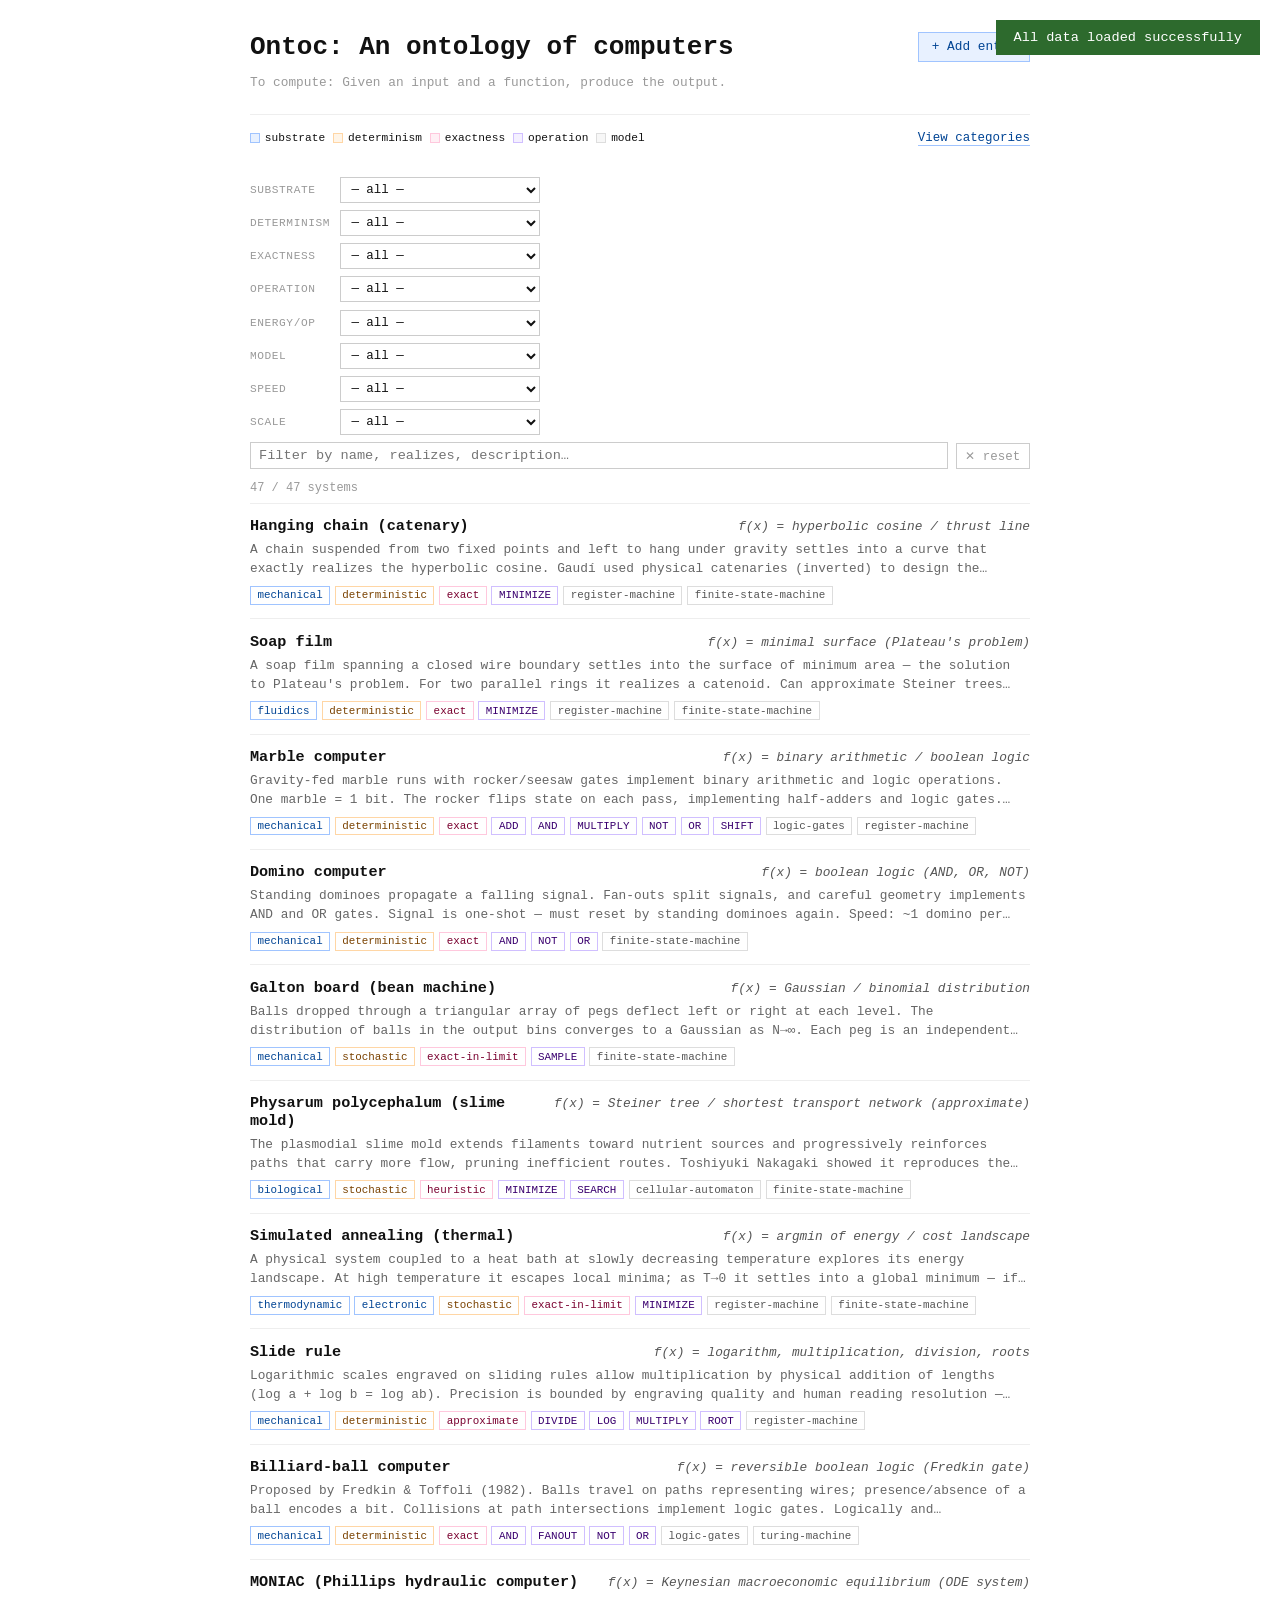
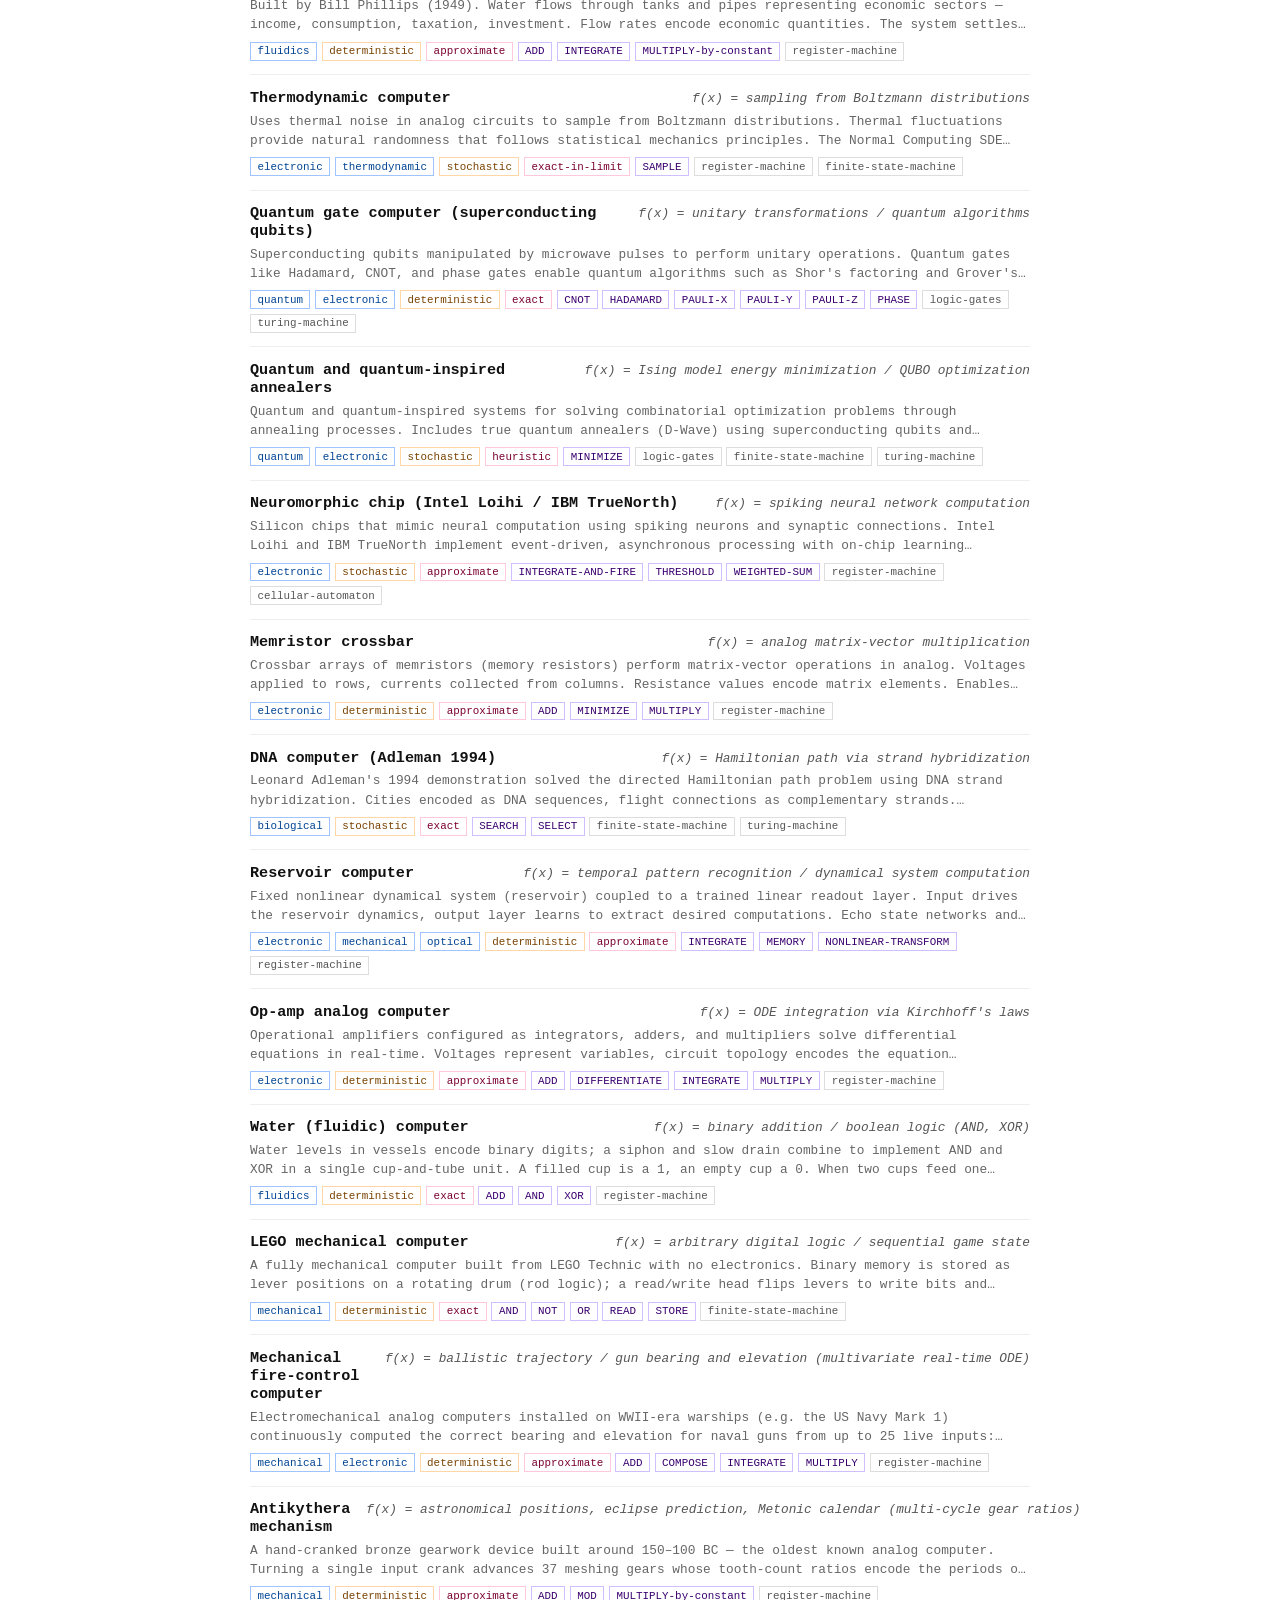
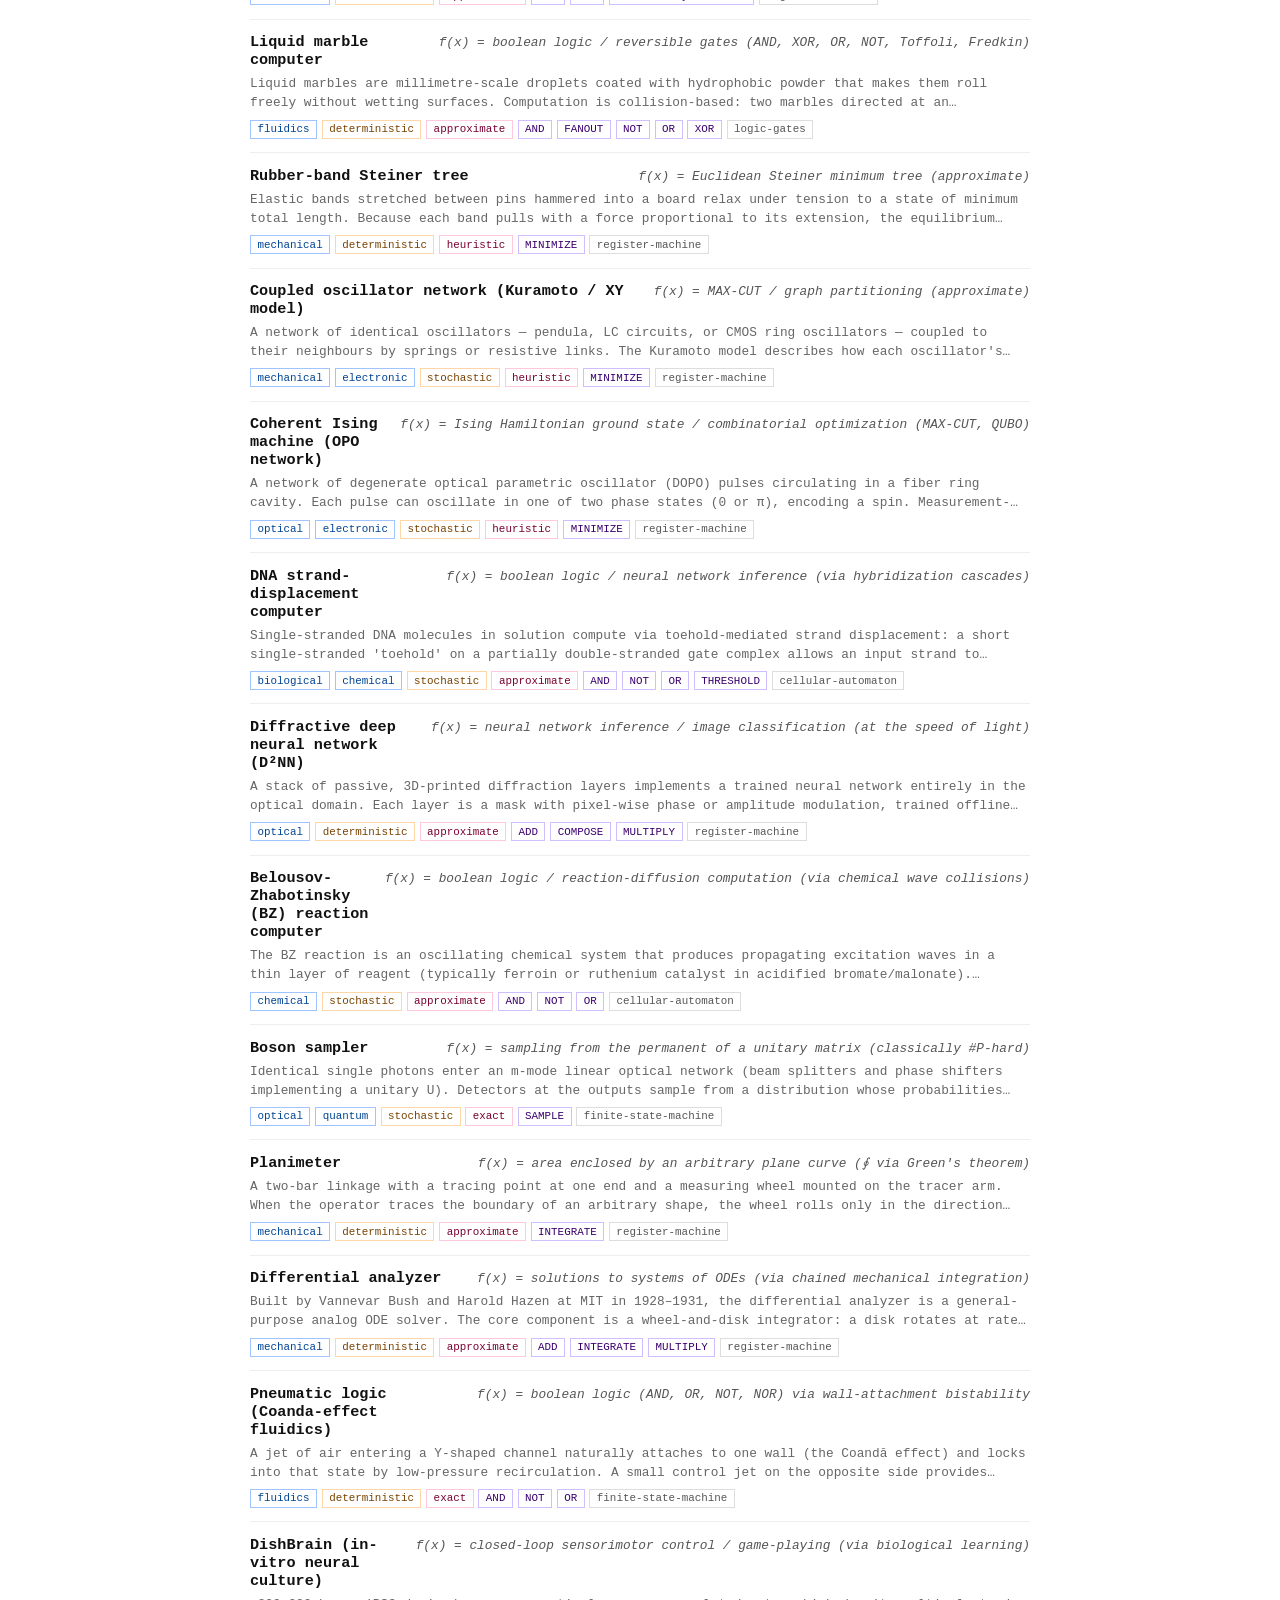
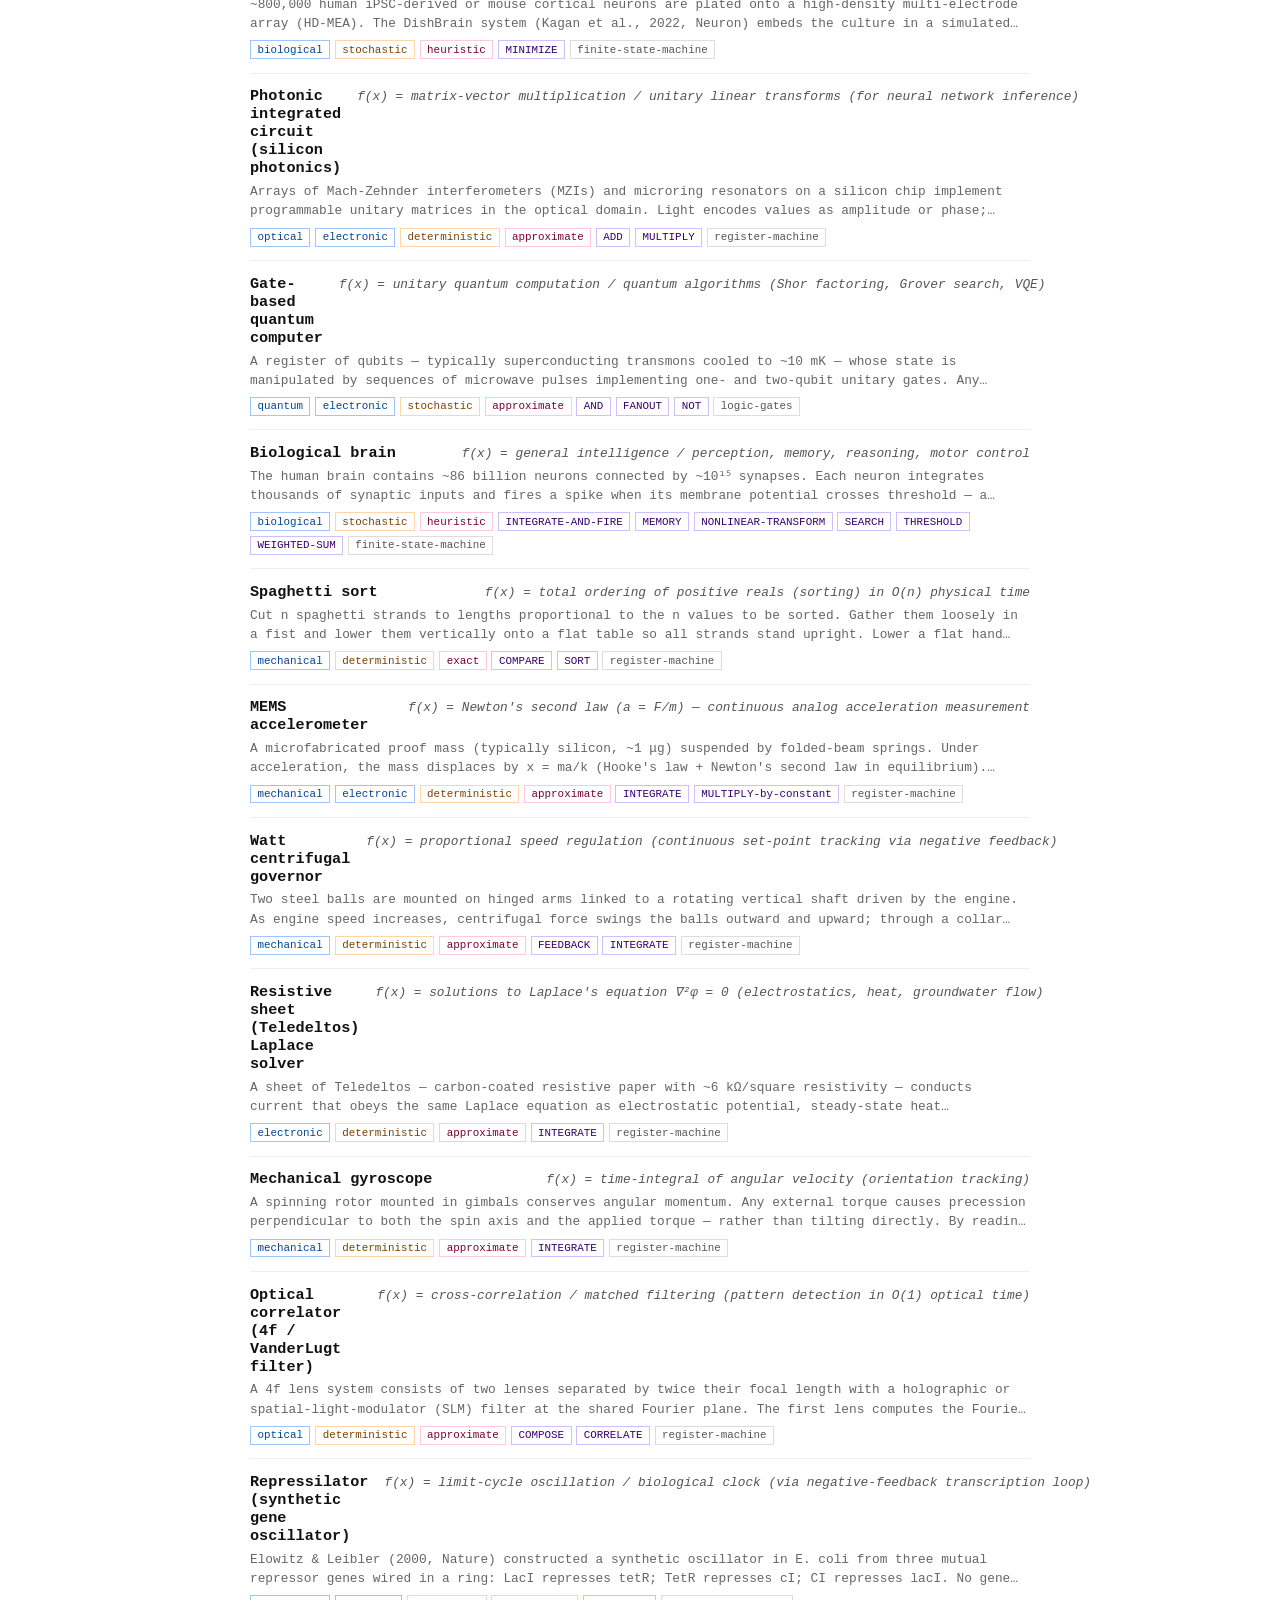
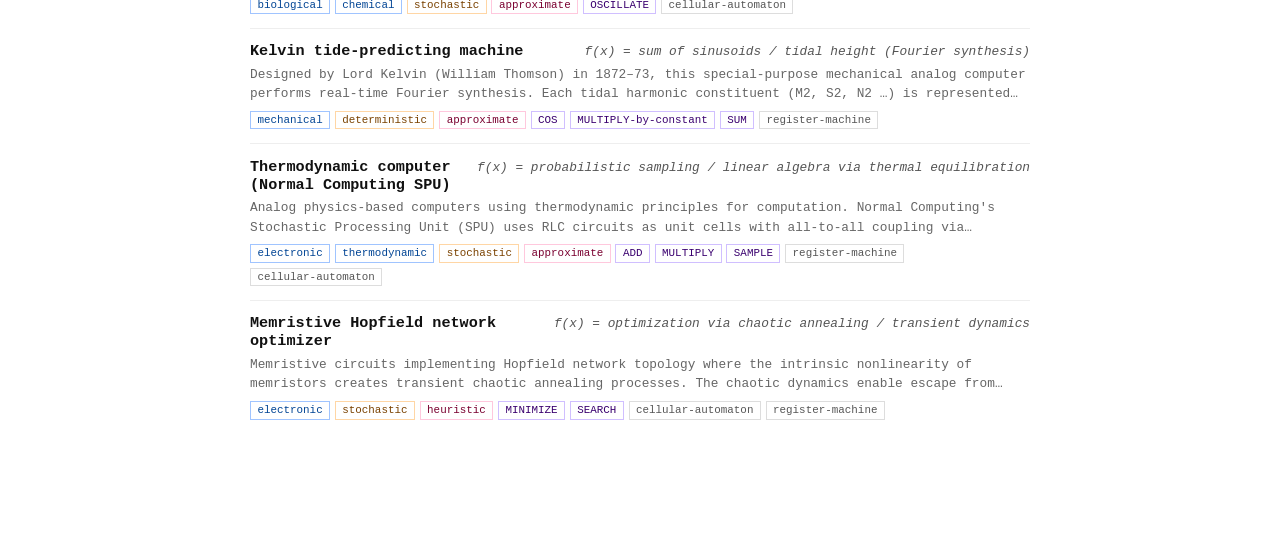
<file: index.html>
<!DOCTYPE html>
<html lang="en">

<head>
    <meta charset="UTF-8">
    <meta name="viewport" content="width=device-width, initial-scale=1">
    <title>Ontoc</title>
    <link rel="icon" type="image/x-icon" href="favicon_io/favicon.ico">
    <link rel="icon" type="image/png" sizes="32x32" href="favicon_io/favicon-32x32.png">
    <link rel="icon" type="image/png" sizes="16x16" href="favicon_io/favicon-16x16.png">
    <style>
        body {
            font-family: monospace;
            max-width: 780px;
            margin: 2rem auto;
            padding: 0 1rem;
            background: #fff;
            color: #111;
        }

        h1 {
            margin-bottom: .25rem;
        }

        .subtitle {
            font-size: .8rem;
            color: #999;
            margin-bottom: 2rem;
        }

        /* filter rows */
        .filter-row {
            display: flex;
            align-items: center;
            gap: .5rem;
            margin-bottom: .45rem;
            flex-wrap: wrap;
        }

        .dim-label {
            font-size: .7rem;
            color: #999;
            text-transform: uppercase;
            letter-spacing: .05em;
            min-width: 82px;
            flex-shrink: 0;
        }

        select {
            font-family: monospace;
            font-size: .78rem;
            border: 1px solid #ccc;
            background: #fff;
            color: #111;
            padding: .25rem .4rem;
            cursor: pointer;
            min-width: 200px;
        }

        select.active {
            border-color: #000;
            background: #000;
            color: #fff;
        }

        input {
            font-family: monospace;
            border: 1px solid #ccc;
            padding: .3rem .5rem;
            font-size: .85rem;
            flex: 1;
            min-width: 160px;
        }

        button {
            font-family: monospace;
            font-size: .78rem;
            border: 1px solid #ccc;
            background: #fff;
            padding: .25rem .55rem;
            cursor: pointer;
            white-space: nowrap;
        }

        button:hover {
            border-color: #999;
        }

        button.reset {
            color: #999;
        }

        .count {
            font-size: .75rem;
            color: #999;
            margin: .75rem 0 .5rem;
        }

        .divider {
            border: none;
            border-top: 1px solid #eee;
            margin: 1.5rem 0 1rem;
        }

        /* list items */
        .item {
            border-top: 1px solid #eee;
            padding: .85rem 0;
            cursor: pointer;
        }

        .item:hover .item-name {
            text-decoration: underline;
        }

        .item-header {
            display: flex;
            justify-content: space-between;
            align-items: baseline;
            gap: 1rem;
            margin-bottom: .3rem;
        }

        .item-name {
            font-size: .95rem;
            font-weight: bold;
        }

        .item-realizes {
            font-size: .8rem;
            color: #555;
            font-style: italic;
            white-space: nowrap;
        }

        .item-desc {
            font-size: .8rem;
            color: #666;
            margin-bottom: .45rem;
            line-height: 1.5;
            display: -webkit-box;
            -webkit-line-clamp: 2;
            line-clamp: 2;
            -webkit-box-orient: vertical;
            overflow: hidden;
        }

        /* tags */
        .tags {
            display: flex;
            flex-wrap: wrap;
            gap: .3rem;
        }

        .tag {
            font-size: .68rem;
            padding: .15rem .4rem;
            border: 1px solid #ddd;
        }

        .tag.clickable {
            cursor: pointer;
            transition: all 0.2s ease;
        }

        .tag.clickable:hover {
            border-color: #999;
            background: #f5f5f5;
        }

        .tag.substrate {
            border-color: #a0c4ff;
            color: #004494;
        }


        .tag.determinism {
            border-color: #ffd6a5;
            color: #7a4200;
        }

        .tag.exactness {
            border-color: #ffc8dd;
            color: #7a0030;
        }

        .tag.operation {
            border-color: #d0bfff;
            color: #3a006f;
        }

        .tag.model {
            border-color: #ddd;
            color: #555;
        }

        /* legend */
        .legend {
            display: flex;
            flex-wrap: wrap;
            gap: .5rem;
            font-size: .7rem;
        }

        .legend-item {
            display: flex;
            align-items: center;
            gap: .3rem;
        }

        .legend-dot {
            width: 8px;
            height: 8px;
            border: 1px solid;
            display: inline-block;
        }

        .legend-dot.substrate {
            border-color: #a0c4ff;
            background: #e8f1ff;
        }


        .legend-dot.determinism {
            border-color: #ffd6a5;
            background: #fff5e8;
        }

        .legend-dot.exactness {
            border-color: #ffc8dd;
            background: #fff0f5;
        }

        .legend-dot.operation {
            border-color: #d0bfff;
            background: #f4f0ff;
        }

        .legend-dot.model {
            border-color: #ddd;
            background: #f7f7f7;
        }

        /* detail page */
        #detail-page {
            display: none;
        }

        .back-btn {
            font-family: monospace;
            font-size: .8rem;
            border: none;
            background: none;
            padding: 0;
            cursor: pointer;
            color: #999;
            margin-bottom: 0;
            display: block;
        }

        .back-btn:hover {
            color: #000;
        }

        .add-system-btn {
            font-family: monospace;
            font-size: .8rem;
            border: 1px solid #a0c4ff;
            background: #e8f1ff;
            color: #004494;
            padding: .4rem .8rem;
            cursor: pointer;
            text-decoration: none;
            display: inline-block;
            margin-left: 1rem;
            height: auto;
            min-height: unset;
            max-height: 2rem;
            line-height: 1.2;
            box-sizing: border-box;
            align-self: flex-start;
        }

        .add-system-btn:hover {
            border-color: #004494;
            background: #d0e6ff;
        }

        .detail-name {
            font-size: 1.4rem;
            font-weight: bold;
            margin-bottom: .2rem;
        }

        .detail-realizes {
            font-size: .9rem;
            color: #555;
            font-style: italic;
            margin-bottom: 1rem;
        }

        .detail-desc {
            font-size: .85rem;
            color: #444;
            line-height: 1.65;
            margin-bottom: 1.25rem;
        }

        .detail-tags {
            display: flex;
            flex-wrap: wrap;
            gap: .35rem;
            margin-bottom: 1.25rem;
        }

        .detail-section {
            margin-bottom: 1.25rem;
        }

        .detail-section h3 {
            font-size: .7rem;
            text-transform: uppercase;
            letter-spacing: .06em;
            color: #999;
            margin: 0 0 .5rem;
            border-bottom: 1px solid #eee;
            padding-bottom: .3rem;
        }

        .detail-section ul {
            margin: 0;
            padding-left: 1.2rem;
            font-size: .82rem;
            color: #444;
            line-height: 1.7;
        }

        .detail-section p {
            font-size: .82rem;
            color: #444;
            margin: 0;
            line-height: 1.6;
            font-style: italic;
        }

        .link-list {
            list-style: none;
            padding: 0;
            margin: 0;
        }

        .link-list li {
            margin-bottom: .6rem;
            display: flex;
            align-items: center;
            gap: .6rem;
        }

        .link-list li img {
            width: 80px;
            height: 45px;
            object-fit: cover;
            border: 1px solid #eee;
            flex-shrink: 0;
        }

        .link-list a {
            font-size: .82rem;
            color: #004494;
            text-decoration: none;
            border-bottom: 1px solid #a0c4ff;
        }

        .link-list a:hover {
            border-color: #004494;
        }

        /* toast */
        .toast {
            position: fixed;
            top: 20px;
            right: 20px;
            background: #333;
            color: white;
            padding: 10px 18px;
            font-family: monospace;
            font-size: .85rem;
            z-index: 1000;
            opacity: 0;
            transform: translateX(100%);
            transition: all .25s ease;
        }

        .toast.show {
            opacity: 1;
            transform: translateX(0);
        }

        .toast.success {
            background: #2d6a2d;
        }

        .toast.error {
            background: #8b0000;
        }

        /* sidebar */
        .page-with-sidebar {
            display: flex;
            gap: 2rem;
            align-items: flex-start;
        }

        .main-content {
            flex: 1;
            min-width: 0;
        }

        .category-sidebar {
            width: 200px;
            flex-shrink: 0;
            padding: 1rem;
            background: #f9f9f9;
            border: 1px solid #eee;
            font-size: .75rem;
        }

        .category-sidebar h4 {
            margin: 0 0 .5rem 0;
            font-size: .7rem;
            text-transform: uppercase;
            letter-spacing: .05em;
            color: #999;
        }

        .sidebar-tags {
            display: flex;
            flex-direction: column;
            gap: .3rem;
            margin-bottom: 1rem;
        }

        .sidebar-tags:last-child {
            margin-bottom: 0;
        }

        @media (max-width: 768px) {
            .page-with-sidebar {
                flex-direction: column;
            }

            .category-sidebar {
                width: 100%;
                order: -1;
            }
        }
    </style>
</head>

<body>

    <!-- LIST PAGE -->
    <div id="list-page">
        <div style="display: flex; align-items: top; justify-content: space-between; margin-bottom: 1.5rem;">
            <div>
                <h1 style="margin-bottom: 0.25rem; margin-top: 0px;">Ontoc: An ontology of computers</h1>
                <p class="subtitle" style="margin-bottom: 0;">To compute: Given an input and a function, produce the
                    output.</p>
            </div>
            <a href="https://github.com/TugdualKerjan/ComputingOntology/issues/new?template=new_system.md"
                target="_blank" rel="noopener" class="add-system-btn">+ Add entry</a>
        </div>

        <hr class="divider">

        <div style="display: flex; justify-content: space-between; align-items: center; margin-bottom: 2rem;">
            <div class="legend">
                <span class="legend-item"><span class="legend-dot substrate"></span>substrate</span>
                <span class="legend-item"><span class="legend-dot determinism"></span>determinism</span>
                <span class="legend-item"><span class="legend-dot exactness"></span>exactness</span>
                <span class="legend-item"><span class="legend-dot operation"></span>operation</span>
                <span class="legend-item"><span class="legend-dot model"></span>model</span>
            </div>
            <div style="font-size: 0.78rem;">
                <a href="#categories" onclick="showCategories()"
                    style="color: #004494; text-decoration: none; border-bottom: 1px solid #a0c4ff; cursor: pointer;">View
                    categories</a>
            </div>
        </div>

        <div class="filter-row"><span class="dim-label">substrate</span><select id="sel-substrate"></select></div>
        <div class="filter-row"><span class="dim-label">determinism</span><select id="sel-determinism"></select></div>
        <div class="filter-row"><span class="dim-label">exactness</span><select id="sel-exactness"></select></div>
        <div class="filter-row"><span class="dim-label">operation</span><select id="sel-operation"></select></div>
        <div class="filter-row"><span class="dim-label">energy/op</span><select id="sel-energy_per_operation"></select>
        </div>
        <div class="filter-row"><span class="dim-label">model</span><select id="sel-computation_model"></select></div>
        <div class="filter-row"><span class="dim-label">speed</span><select id="sel-speed_category"></select></div>
        <div class="filter-row"><span class="dim-label">scale</span><select id="sel-scale_category"></select></div>
        <div class="filter-row">
            <input id="filter-text" placeholder="Filter by name, realizes, description…">
            <button class="reset" id="reset-all">✕ reset</button>
        </div>

        <div class="count" id="count"></div>
        <div id="list"></div>
    </div>

    <!-- DETAIL PAGE -->
    <div id="detail-page">
        <div style="display: flex; align-items: center; justify-content: space-between; margin-bottom: 1.5rem;">
            <button class="back-btn" id="back-btn">← back to list</button>
            <a href="https://github.com/TugdualKerjan/ComputingOntology/issues/new?template=new_system.md"
                target="_blank" rel="noopener" class="add-system-btn">+ Add entry</a>
        </div>
        <div id="detail-content"></div>
    </div>

    <!-- CATEGORIES PAGE -->
    <div id="categories-page" style="display: none;">
        <div style="display: flex; align-items: center; justify-content: space-between; margin-bottom: 1.5rem;">
            <button class="back-btn" id="categories-back-btn">← back to list</button>
        </div>
        <h1>Categories</h1>
        <p class="subtitle">All possible values for each categorical field in the ontology.</p>
        <div id="categories-content"></div>
    </div>

    <!-- EXAMPLE PAGE -->
    <div id="example-page" style="display: none;">
        <div style="display: flex; align-items: center; justify-content: space-between; margin-bottom: 1.5rem;">
            <button class="back-btn" id="example-back-btn">← back to system</button>
            <a href="https://github.com/TugdualKerjan/ComputingOntology/issues/new?template=new_system.md"
                target="_blank" rel="noopener" class="add-system-btn">+ Add entry</a>
        </div>
        <div id="example-content"></div>
    </div>

    <script>
        function ytId(url) {
            const m = url.match(/(?:v=|youtu\.be\/)([A-Za-z0-9_-]{11})/);
            return m ? m[1] : null;
        }
        function ytThumb(url) {
            const id = ytId(url);
            return id ? `https://img.youtube.com/vi/${id}/mqdefault.jpg` : null;
        }

        let data = [];
        let categories = {};
        let schema = {};

        // Load all JSON files
        async function loadAllData() {
            try {
                const [dataRes, categoriesRes, schemaRes] = await Promise.all([
                    fetch('./data.json'),
                    fetch('./categories.json'),
                    fetch('./schema.json')
                ]);

                if (!dataRes.ok) throw new Error(`Failed to load data.json: ${dataRes.status}`);
                if (!categoriesRes.ok) throw new Error(`Failed to load categories.json: ${categoriesRes.status}`);
                if (!schemaRes.ok) throw new Error(`Failed to load schema.json: ${schemaRes.status}`);

                const [jsonData, categoriesData, schemaData] = await Promise.all([
                    dataRes.json(),
                    categoriesRes.json(),
                    schemaRes.json()
                ]);

                data = jsonData.data;
                categories = categoriesData;
                schema = schemaData;

                validateCategories();
                buildFilters();
                render();
                showToast('All data loaded successfully', 'success');
                return Promise.resolve();
            } catch (error) {
                if (error.message.includes('NetworkError') || error.message.includes('fetch')) {
                    showToast('For local viewing, serve via: python -m http.server 8000', 'error');
                } else {
                    showToast('Error loading files: ' + error.message, 'error');
                }
                console.error('Failed to load data:', error);
                console.log('To view locally, run: python -m http.server 8000');
                return Promise.reject(error);
            }
        }

        // Validate that categories.json matches schema.json enums
        function validateCategories() {
            const errors = [];

            // Extract enum values from schema
            const schemaEnums = {};
            const dataItems = schema.properties?.data?.items;
            if (dataItems?.properties) {
                // System-level properties
                Object.entries(dataItems.properties).forEach(([key, prop]) => {
                    if (prop.items?.enum) {
                        schemaEnums[key] = new Set(prop.items.enum);
                    } else if (prop.enum) {
                        schemaEnums[key] = new Set(prop.enum);
                    }
                });

                // Example-level properties
                const exampleProps = dataItems.properties.examples?.items?.properties;
                if (exampleProps) {
                    Object.entries(exampleProps).forEach(([key, prop]) => {
                        if (prop.items?.enum) {
                            schemaEnums[key] = new Set(prop.items.enum);
                        } else if (prop.enum) {
                            schemaEnums[key] = new Set(prop.enum);
                        }
                    });
                }
            }

            // Check categories against schema enums
            Object.entries(categories).forEach(([field, values]) => {
                if (schemaEnums[field]) {
                    const schemaSet = schemaEnums[field];
                    const categorySet = new Set(values);

                    // Check for missing values in categories.json
                    schemaSet.forEach(val => {
                        if (!categorySet.has(val)) {
                            errors.push(`Missing in categories.json[${field}]: ${val}`);
                        }
                    });

                    // Check for extra values in categories.json
                    categorySet.forEach(val => {
                        if (!schemaSet.has(val)) {
                            errors.push(`Extra in categories.json[${field}]: ${val}`);
                        }
                    });
                } else if (Object.keys(schemaEnums).length > 0) {
                    errors.push(`Field ${field} in categories.json but not in schema`);
                }
            });

            if (errors.length > 0) {
                console.warn('Category validation errors:', errors);
                showToast(`${errors.length} category validation errors (see console)`, 'error');
            } else {
                console.log('✓ Categories validation passed');
            }
        }

        const activeFilters = { substrate: '', determinism: '', exactness: '', operation: '', energy_per_operation: '', computation_model: '', speed_category: '', scale_category: '' };
        let textQuery = '';

        // Helper functions to aggregate example-level data
        function getSystemOperations(system) {
            const operations = new Set();
            (system.examples || []).forEach(ex => {
                (ex.operations || []).forEach(op => operations.add(op));
            });
            return [...operations].sort();
        }

        function getSystemSpeeds(system) {
            const speeds = new Set();
            (system.examples || []).forEach(ex => {
                if (ex.speed_category) speeds.add(ex.speed_category);
            });
            return [...speeds].sort();
        }

        function getSystemScales(system) {
            const scales = new Set();
            (system.examples || []).forEach(ex => {
                if (ex.scale_category) scales.add(ex.scale_category);
            });
            return [...scales].sort();
        }

        function getSystemEnergies(system) {
            const energies = new Set();
            (system.examples || []).forEach(ex => {
                if (ex.energy_per_operation) energies.add(ex.energy_per_operation);
            });
            return [...energies].sort();
        }

        function vocab(dim) {
            const vals = new Set();
            data.forEach(d => {
                let v;
                // Performance fields are now at example level
                if (['operation', 'speed_category', 'scale_category', 'energy_per_operation'].includes(dim)) {
                    (d.examples || []).forEach(ex => {
                        if (dim === 'operation') v = ex.operations;
                        else v = ex[dim];
                        if (Array.isArray(v)) v.forEach(x => vals.add(x));
                        else if (v) vals.add(v);
                    });
                } else {
                    // System-level fields
                    if (dim === 'computation_model') v = d.computation_model;
                    else v = d[dim];
                    if (Array.isArray(v)) v.forEach(x => vals.add(x));
                    else if (v) vals.add(v);
                }
            });
            return [...vals].sort();
        }

        function buildFilters() {
            ['substrate', 'determinism', 'exactness', 'operation', 'energy_per_operation', 'computation_model', 'speed_category', 'scale_category'].forEach(dim => {
                const sel = document.getElementById(`sel-${dim}`);
                const cur = activeFilters[dim];
                sel.innerHTML = '<option value="">— all —</option>';
                vocab(dim).forEach(v => {
                    const o = document.createElement('option');
                    o.value = v; o.textContent = v;
                    if (v === cur) o.selected = true;
                    sel.appendChild(o);
                });
                sel.classList.toggle('active', !!cur);
                sel.onchange = () => {
                    activeFilters[dim] = sel.value;
                    sel.classList.toggle('active', !!sel.value);
                    render();
                };
            });
        }

        function render() {
            const visible = data.filter(d => {
                if (activeFilters.substrate && !(d.substrate || []).includes(activeFilters.substrate)) return false;
                if (activeFilters.determinism && d.determinism !== activeFilters.determinism) return false;
                if (activeFilters.exactness && d.exactness !== activeFilters.exactness) return false;
                if (activeFilters.computation_model && !(d.computation_model || []).includes(activeFilters.computation_model)) return false;

                // Performance filters now check examples
                if (activeFilters.operation) {
                    const hasOperation = (d.examples || []).some(ex => (ex.operations || []).includes(activeFilters.operation));
                    if (!hasOperation) return false;
                }
                if (activeFilters.energy_per_operation) {
                    const hasEnergy = (d.examples || []).some(ex => ex.energy_per_operation === activeFilters.energy_per_operation);
                    if (!hasEnergy) return false;
                }
                if (activeFilters.speed_category) {
                    const hasSpeed = (d.examples || []).some(ex => ex.speed_category === activeFilters.speed_category);
                    if (!hasSpeed) return false;
                }
                if (activeFilters.scale_category) {
                    const hasScale = (d.examples || []).some(ex => ex.scale_category === activeFilters.scale_category);
                    if (!hasScale) return false;
                }
                if (textQuery) {
                    const hay = [d.name, d.realizes, d.description].join(' ').toLowerCase();
                    if (!hay.includes(textQuery.toLowerCase())) return false;
                }
                return true;
            });
            document.getElementById('count').textContent = `${visible.length} / ${data.length} systems`;
            document.getElementById('list').innerHTML = visible.map(d => `
    <div class="item" onclick="showDetail('${d.id}')">
      <div class="item-header">
        <span class="item-name">${d.name}</span>
        <span class="item-realizes">f(x) = ${d.realizes}</span>
      </div>
      <div class="item-desc">${d.description}</div>
      <div class="tags">
        ${(d.substrate || []).map(v => `<span class="tag substrate">${v}</span>`).join('')}
        ${d.determinism ? `<span class="tag determinism">${d.determinism}</span>` : ''}
        ${d.exactness ? `<span class="tag exactness">${d.exactness}</span>` : ''}
        ${getSystemOperations(d).map(v => `<span class="tag operation">${v}</span>`).join('')}
        ${(d.computation_model || []).map(v => `<span class="tag model">${v}</span>`).join('')}
      </div>
    </div>`).join('');
        }

        function showDetail(id) {
            const d = data.find(x => x.id === id);
            if (!d) return;

            // Update URL without triggering page reload
            window.history.pushState({ id }, d.name, `#${id}`);

            const exHtml = (d.examples || []).length ? `
    <div class="detail-section">
      <h3>Examples</h3>
      <ul class="link-list">
        ${d.examples.map(e => {
                const thumb = ytThumb(e.url);
                const desc = e.description ? `<div style="font-size: .75rem; color: #666; margin-top: .2rem; line-height: 1.4;">${e.description}</div>` : '';
                return `<li>${thumb ? `<img src="${thumb}" alt="">` : ''}<div><a href="#example/${e.id}" onclick="showExample('${e.id}'); return false;" style="color: #004494; text-decoration: none; border-bottom: 1px solid #a0c4ff;">${e.label}</a> <a href="${e.url}" target="_blank" rel="noopener" style="font-size: .7rem; color: #999; margin-left: .5rem;">↗</a>${desc}</div></li>`;
            }).join('')}
      </ul>
    </div>` : '';

            const diyHtml = (d.diy || []).length ? `
    <div class="detail-section">
      <h3>Build your own</h3>
      <ul class="link-list">
        ${d.diy.map(e => {
                const desc = e.description ? `<div style="font-size: .75rem; color: #666; margin-top: .2rem; line-height: 1.4;">${e.description}</div>` : '';
                return `<li><div><a href="${e.url}" target="_blank" rel="noopener">${e.label}</a>${desc}</div></li>`;
            }).join('')}
      </ul>
    </div>` : '';

            document.getElementById('detail-content').innerHTML = `
    <div class="page-with-sidebar">
      <div class="main-content">
        <div class="detail-name">${d.name}</div>
        <div class="detail-realizes">f(x) = ${d.realizes}</div>
        <div class="detail-desc">${d.description}</div>
        ${exHtml}
        ${diyHtml}
      </div>
      ${renderCategorySidebar(d)}
    </div>
  `;

            document.getElementById('list-page').style.display = 'none';
            document.getElementById('categories-page').style.display = 'none';
            document.getElementById('example-page').style.display = 'none';
            document.getElementById('detail-page').style.display = 'block';
            window.scrollTo(0, 0);
        }

        function showCategories() {
            window.history.pushState({ page: 'categories' }, 'Categories', '#categories');
            document.getElementById('list-page').style.display = 'none';
            document.getElementById('detail-page').style.display = 'none';
            document.getElementById('categories-page').style.display = 'block';
            renderCategories();
            window.scrollTo(0, 0);
        }

        function renderCategories() {
            const content = Object.entries(categories).map(([field, values]) => `
                <div class="detail-section">
                    <h3>${field.replace(/_/g, ' ')}</h3>
                    <div style="display: flex; flex-wrap: wrap; gap: .3rem;">
                        ${values.map(val => `<span class="tag ${getTagClass(field)}">${val}</span>`).join('')}
                    </div>
                </div>
            `).join('');
            document.getElementById('categories-content').innerHTML = content;
        }

        function getTagClass(field) {
            if (field === 'substrate') return 'substrate';
            if (field === 'determinism' || field === 'reversibility') return 'determinism';
            if (field === 'exactness') return 'exactness';
            if (field === 'operations') return 'operation';
            return 'model';
        }

        function renderCategorySidebar(system) {
            const categoryData = [
                { label: 'Substrate', field: 'substrate', values: system.substrate },
                { label: 'Model', field: 'computation_model', values: system.computation_model },
                { label: 'Determinism', field: 'determinism', values: [system.determinism] },
                { label: 'Reversibility', field: 'reversibility', values: [system.reversibility] },
                { label: 'Exactness', field: 'exactness', values: [system.exactness] },
                { label: 'Operations', field: 'operations', values: getSystemOperations(system) },
                { label: 'Speed', field: 'speed_category', values: getSystemSpeeds(system) },
                { label: 'Scale', field: 'scale_category', values: getSystemScales(system) }
            ].filter(cat => cat.values && cat.values.length > 0);

            return `
                <div class="category-sidebar">
                    <h4>Categories</h4>
                    ${categoryData.map(cat => `
                        <div class="sidebar-tags">
                            <strong style="font-size: .65rem; color: #666; margin-bottom: .2rem; display: block;">${cat.label}</strong>
                            ${cat.values.map(val => `<span class="tag ${getTagClass(cat.field)} clickable" onclick="filterByCategory('${cat.field}', '${val}')">${val}</span>`).join('')}
                        </div>
                    `).join('')}
                </div>
            `;
        }

        function showExample(exampleId) {
            // Find the example across all systems
            let foundExample = null;
            let parentSystem = null;

            for (const system of data) {
                if (system.examples) {
                    const example = system.examples.find(ex => ex.id === exampleId);
                    if (example) {
                        foundExample = example;
                        parentSystem = system;
                        break;
                    }
                }
            }

            if (!foundExample || !parentSystem) {
                showToast('Example not found', 'error');
                return;
            }

            window.history.pushState({ exampleId }, foundExample.label, `#example/${exampleId}`);

            const thumb = ytThumb(foundExample.url);
            const embedId = ytId(foundExample.url);
            const embedHtml = embedId ? `
                <div style="margin: 1rem 0;">
                    <iframe width="560" height="315" src="https://www.youtube.com/embed/${embedId}"
                            frameborder="0" allow="accelerometer; autoplay; clipboard-write; encrypted-media; gyroscope; picture-in-picture"
                            allowfullscreen style="max-width: 100%; height: auto;"></iframe>
                </div>
            ` : '';

            document.getElementById('example-content').innerHTML = `
                <div class="page-with-sidebar">
                    <div class="main-content">
                        <div style="margin-bottom: 1rem;">
                            <span style="font-size: .8rem; color: #666;">Example from: </span>
                            <a href="#${parentSystem.id}" onclick="showDetail('${parentSystem.id}'); return false;"
                               style="color: #004494; text-decoration: none; border-bottom: 1px solid #a0c4ff;">${parentSystem.name}</a>
                        </div>
                        <div class="detail-name">${foundExample.label}</div>
                        ${foundExample.description ? `<div class="detail-desc">${foundExample.description}</div>` : ''}
                        ${embedHtml}
                        <div class="detail-section">
                            <h3>External Link</h3>
                            <p><a href="${foundExample.url}" target="_blank" rel="noopener">${foundExample.url}</a></p>
                        </div>
                    </div>
                    ${renderCategorySidebar(parentSystem)}
                </div>
            `;

            document.getElementById('list-page').style.display = 'none';
            document.getElementById('detail-page').style.display = 'none';
            document.getElementById('categories-page').style.display = 'none';
            document.getElementById('example-page').style.display = 'block';
            window.scrollTo(0, 0);
        }

        function showList() {
            window.history.pushState({}, 'Physical Computing', window.location.pathname);
            document.getElementById('detail-page').style.display = 'none';
            document.getElementById('categories-page').style.display = 'none';
            document.getElementById('example-page').style.display = 'none';
            document.getElementById('list-page').style.display = 'block';
        }

        function showDetailFromExample(systemId) {
            showDetail(systemId);
        }

        function filterByCategory(field, value) {
            // Clear all filters first
            Object.keys(activeFilters).forEach(key => activeFilters[key] = '');

            // Map field names to filter names
            let filterField = field;
            if (field === 'operations') filterField = 'operation';

            // Set the specific filter
            activeFilters[filterField] = value;

            // Navigate back to list view
            showList();

            // Rebuild filters to reflect the active state
            buildFilters();

            // Render with the new filter
            render();
        }

        document.getElementById('back-btn').onclick = showList;
        document.getElementById('categories-back-btn').onclick = showList;
        document.getElementById('example-back-btn').onclick = () => {
            // Find the parent system and navigate to it
            const hash = window.location.hash.slice(1);
            if (hash.startsWith('example/')) {
                const exampleId = hash.substring(8); // Remove 'example/'

                // Find which system this example belongs to
                for (const system of data) {
                    if (system.examples) {
                        const example = system.examples.find(ex => ex.id === exampleId);
                        if (example) {
                            showDetail(system.id);
                            return;
                        }
                    }
                }
            }
            // Fallback to list if we can't find the parent system
            showList();
        };

        function showToast(msg, type = '') {
            const t = document.createElement('div');
            t.className = `toast ${type}`; t.textContent = msg;
            document.body.appendChild(t);
            setTimeout(() => t.classList.add('show'), 50);
            setTimeout(() => { t.classList.remove('show'); setTimeout(() => t.remove(), 300); }, 2800);
        }


        document.getElementById('reset-all').onclick = () => {
            Object.keys(activeFilters).forEach(k => activeFilters[k] = '');
            document.getElementById('filter-text').value = '';
            textQuery = '';
            buildFilters(); render();
        };

        document.getElementById('filter-text').oninput = e => { textQuery = e.target.value; render(); };

        function handleRoute() {
            const hash = window.location.hash.slice(1);
            if (hash === 'categories') {
                showCategories();
                return;
            }
            if (hash.startsWith('example/')) {
                const exampleId = hash.substring(8); // Remove 'example/'
                if (exampleId && data.length > 0) {
                    showExample(exampleId);
                    return;
                }
            }
            if (hash && data.length > 0) {
                const entry = data.find(d => d.id === hash);
                if (entry) {
                    showDetail(hash);
                    return;
                }
            }
            showList();
        }

        // Handle browser back/forward buttons
        window.addEventListener('popstate', handleRoute);

        // Initialize the application
        loadAllData().then(() => {
            handleRoute();
        });
    </script>
</body>

</html>
</file>
